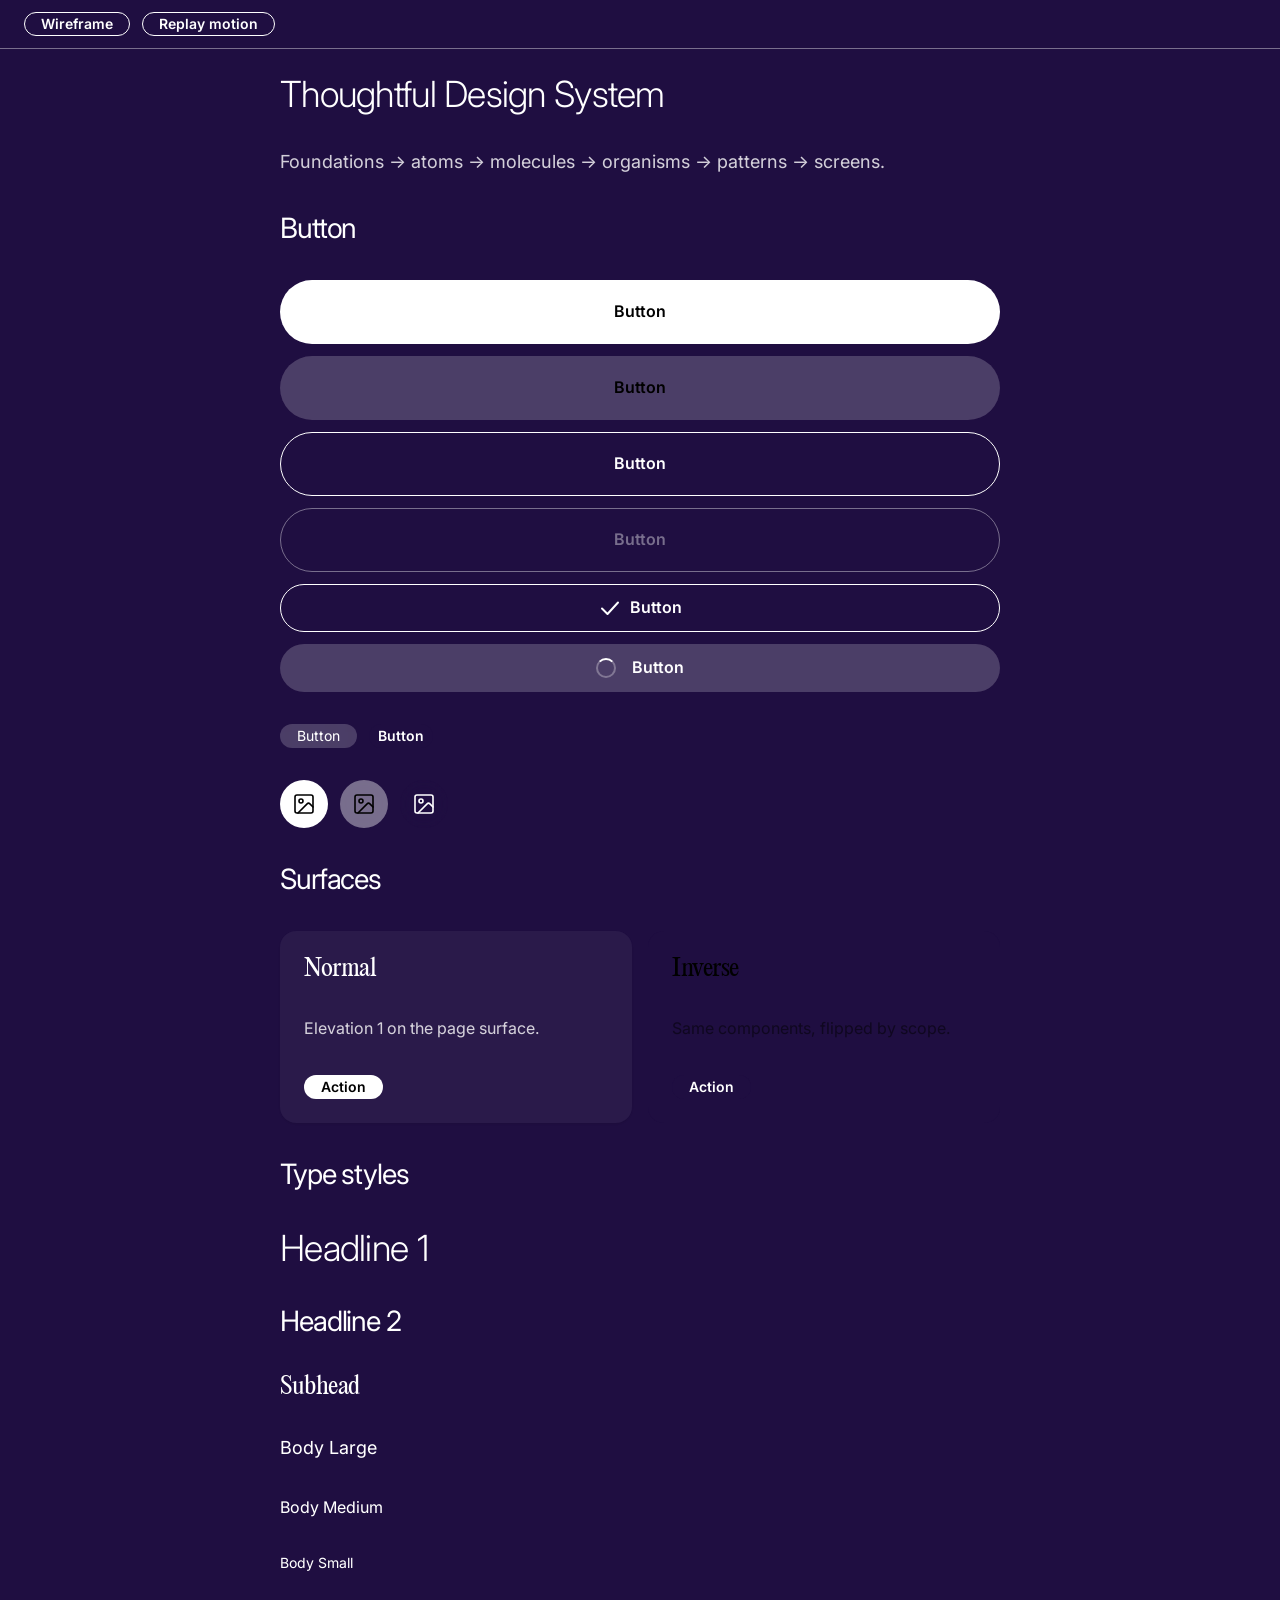
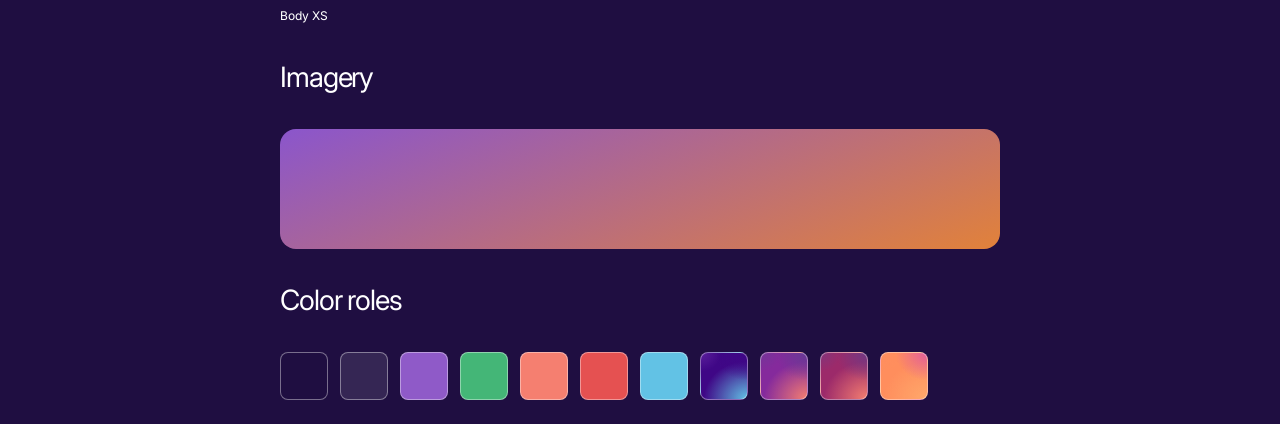
<file: preview/index.html>
<!doctype html>
<html lang="en" data-fidelity="styled">
<head>
  <meta charset="utf-8"><meta name="viewport" content="width=device-width, initial-scale=1">
  <title>TDS preview</title>
  <link rel="stylesheet" href="../tds/tds.css">
  <script>if (self !== top) document.documentElement.setAttribute('data-embedded', '');</script>
  <style>
    /* preview chrome only */
    [data-embedded] .toolbar { display: none; }
    .toolbar { position: sticky; top: 0; z-index: 1; padding: var(--space-3) var(--space-6); border-bottom: 1px solid var(--border-secondary); background: var(--bg-base); }
    main { padding: var(--space-6); max-width: 48rem; margin: 0 auto; }
    .swatch { width: 3rem; height: 3rem; border-radius: var(--radius-sm); border: 1px solid var(--border-secondary); }
    .panel { padding: var(--padding-lg); border-radius: var(--radius-md); }
  </style>
</head>
<body>
  <div class="toolbar cluster">
    <button class="button" data-size="sm" data-variant="outline" onclick="toggle('data-fidelity','styled','wireframe')">Wireframe</button>
    <button class="button" data-size="sm" data-variant="outline" onclick="replay()">Replay motion</button>
  </div>
  <main class="stack" style="--stack-gap: var(--space-8)">
    <section class="stack">
      <h1 class="text-headline-1">Thoughtful Design System</h1>
      <p class="text-body-lg text-secondary">Foundations → atoms → molecules → organisms → patterns → screens.</p>
    </section>

    <section class="stack">
      <h2 class="text-headline-2">Button</h2>
      <div class="stack" style="--stack-gap: var(--space-3)">
        <button class="button" data-size="lg" data-width="full">Button</button>
        <button class="button" data-size="lg" data-width="full" data-state="disabled">Button</button>
        <button class="button" data-size="lg" data-width="full" data-variant="outline">Button</button>
        <button class="button" data-size="lg" data-width="full" data-variant="outline" data-on="false">Button</button>
        <button class="button" data-width="full" data-state="confirmation">Button</button>
        <button class="button" data-width="full" data-state="loading">Button</button>
      </div>
      <div class="cluster">
        <button class="button" data-variant="glass" data-size="sm">Button</button>
        <button class="button" data-variant="flat" data-size="sm">Button</button>
      </div>
      <div class="cluster">
        <button class="icon-button" data-elevation="100"><svg viewBox="0 0 24 24" fill="none" stroke="currentColor" stroke-width="1.6" stroke-linecap="round" stroke-linejoin="round"><rect x="3" y="3" width="18" height="18" rx="2"/><circle cx="9" cy="9" r="2"/><path d="m21 15-3.09-3.09a2 2 0 0 0-2.82 0L6 21"/></svg></button>
        <button class="icon-button" data-elevation="40"><svg viewBox="0 0 24 24" fill="none" stroke="currentColor" stroke-width="1.6" stroke-linecap="round" stroke-linejoin="round"><rect x="3" y="3" width="18" height="18" rx="2"/><circle cx="9" cy="9" r="2"/><path d="m21 15-3.09-3.09a2 2 0 0 0-2.82 0L6 21"/></svg></button>
        <button class="icon-button" data-elevation="0"><svg viewBox="0 0 24 24" fill="none" stroke="currentColor" stroke-width="1.6" stroke-linecap="round" stroke-linejoin="round"><rect x="3" y="3" width="18" height="18" rx="2"/><circle cx="9" cy="9" r="2"/><path d="m21 15-3.09-3.09a2 2 0 0 0-2.82 0L6 21"/></svg></button>
      </div>
    </section>

    <section class="stack">
      <h2 class="text-headline-2">Surfaces</h2>
      <div class="grid" style="--grid-min: 14rem">
        <div class="panel elevation-1 stack" data-motion="enter">
          <h3 class="text-subhead">Normal</h3>
          <p class="text-body-md text-secondary">Elevation 1 on the page surface.</p>
          <div><button class="button" data-size="sm">Action</button></div>
        </div>
        <div class="panel elevation-0 stack" data-surface="inverse" data-motion="enter">
          <h3 class="text-subhead">Inverse</h3>
          <p class="text-body-md text-secondary">Same components, flipped by scope.</p>
          <div><button class="button" data-size="sm">Action</button></div>
        </div>
      </div>
    </section>

    <section class="stack">
      <h2 class="text-headline-2">Type styles</h2>
      <p class="text-headline-1">Headline 1</p><p class="text-headline-2">Headline 2</p>
      <p class="text-subhead">Subhead</p><p class="text-body-lg">Body Large</p>
      <p class="text-body-md">Body Medium</p><p class="text-body-sm">Body Small</p><p class="text-body-xs">Body XS</p>
    </section>

    <section class="stack">
      <h2 class="text-headline-2">Imagery</h2>
      <img alt="" width="320" height="120" style="border-radius: var(--radius-md); width: 100%; height: 7.5rem; object-fit: cover"
        src="data:image/svg+xml,%3Csvg xmlns='http://www.w3.org/2000/svg' width='320' height='120'%3E%3Cdefs%3E%3ClinearGradient id='g' x1='0' y1='0' x2='1' y2='1'%3E%3Cstop offset='0' stop-color='%237a4de8'/%3E%3Cstop offset='1' stop-color='%23f28a1e'/%3E%3C/linearGradient%3E%3C/defs%3E%3Crect width='320' height='120' fill='url(%23g)'/%3E%3C/svg%3E">
    </section>

    <section class="stack">
      <h2 class="text-headline-2">Color roles</h2>
      <div class="cluster">
        <div class="swatch" style="background: var(--bg-base)" title="bg-base"></div>
        <div class="swatch" style="background: var(--bg-elevation-10)" title="bg-elevation-10"></div>
        <div class="swatch" style="background: var(--bg-accent)" title="bg-accent"></div>
        <div class="swatch" style="background: var(--status-success-primary)" title="status-success-primary"></div>
        <div class="swatch" style="background: var(--status-warning-primary)" title="status-warning-primary"></div>
        <div class="swatch" style="background: var(--status-error-primary)" title="status-error-primary"></div>
        <div class="swatch" style="background: var(--status-info-primary)" title="status-info-primary"></div>
        <div class="swatch" style="background: var(--gradient-purple-to-blue)" title="gradient-purple-to-blue"></div>
        <div class="swatch" style="background: var(--gradient-purple-to-orange)" title="gradient-purple-to-orange"></div>
        <div class="swatch" style="background: var(--gradient-dark-rose-to-orange)" title="gradient-dark-rose-to-orange"></div>
        <div class="swatch" style="background: var(--gradient-orange-to-light-rose)" title="gradient-orange-to-light-rose"></div>
      </div>
    </section>
  </main>
  <script>
    const root = document.documentElement;
    function toggle(attr, a, b) { root.setAttribute(attr, root.getAttribute(attr) === a ? b : a); }
    function replay() { document.querySelectorAll('[data-motion]').forEach(el => { const m = el.dataset.motion; el.dataset.motion = ''; void el.offsetWidth; el.dataset.motion = m; }); }
  </script>
</body>
</html>
</file>
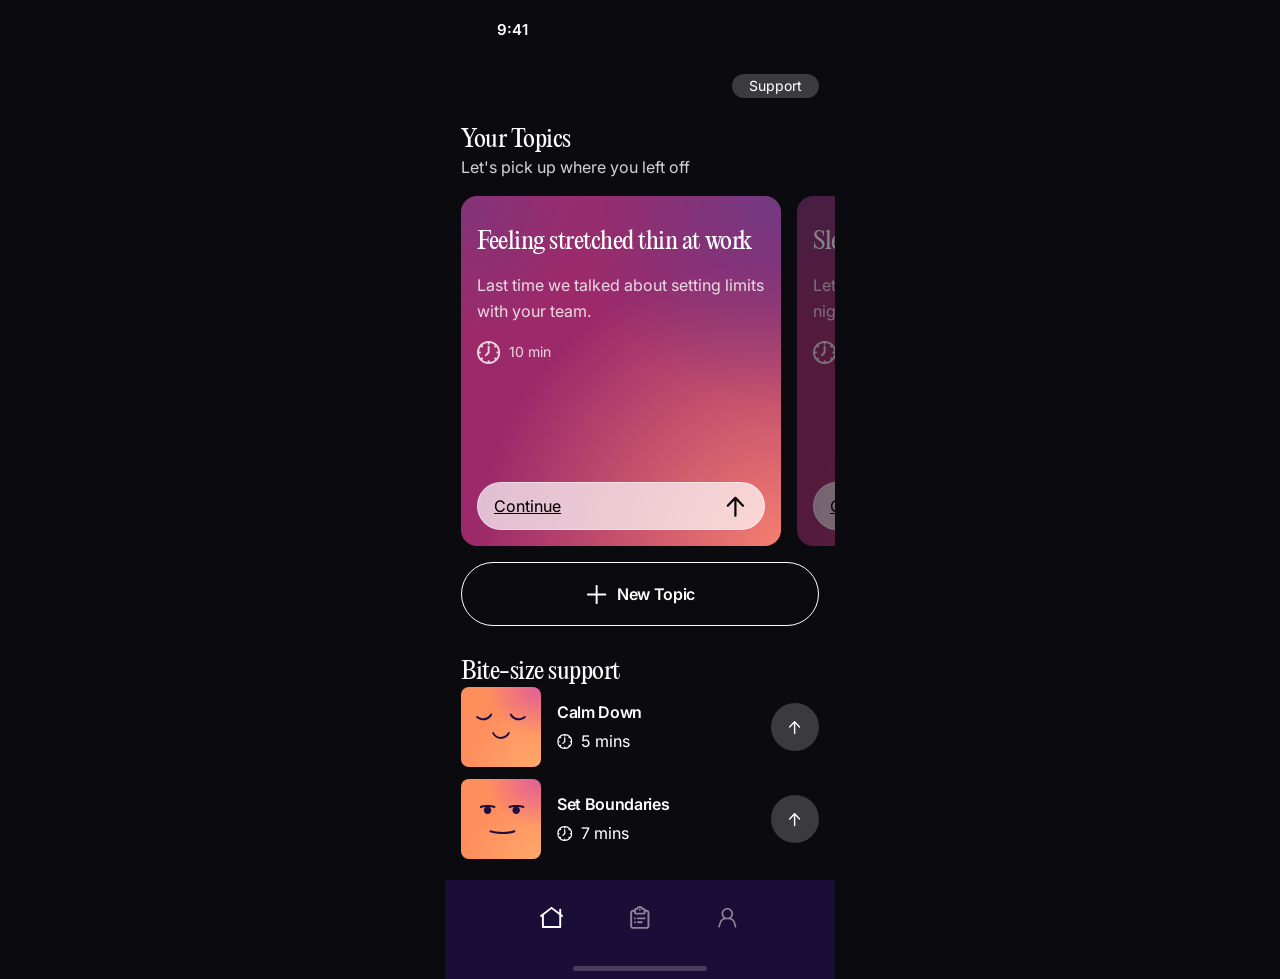
<file: prototypes/home.html>
<!doctype html>
<html lang="en">
<head>
  <meta charset="utf-8">
  <meta name="viewport" content="width=device-width, initial-scale=1">
  <title>Prototype · Home</title>
  <link rel="stylesheet" href="../tds/tds.css">
  <style>
    /* Prototype-only layout. Lives in its own layer so it wins over the design system on purpose. */
    @layer app {
      html, body { margin: 0; min-height: 100%; }
      body { background: var(--bg-page, #0b0b0f); display: grid; place-items: center; }
      .phone { width: 390px; min-height: 844px; position: relative; overflow: hidden; background: var(--bg-page, #0b0b0f); }
      .phone__scroll { padding-bottom: 120px; }
      .app-section { padding: 0 var(--page-gutter, 20px); }
      .app-section + .app-section { margin-top: 32px; }
      .tiles { display: grid; gap: 12px; }
      .tiles .tile { width: 100%; }
      .phone .bottom-nav { position: absolute; inset: auto 0 0 0; }
    }
  </style>
</head>
<body>
  <div class="phone">
    <div class="phone__scroll">

      <!-- Home header: status bar + action -->
      <header class="header" data-variant="home">
        <div class="header__status">
          <div class="status-bar"><span>9:41</span></div>
        </div>
        <div class="header__bar">
          <span class="header__title">Good morning</span>
          <button class="button header__action" data-variant="glass" data-size="sm">Support</button>
        </div>
      </header>

      <!-- Topics: two or more recent topics -> carousel with New Topic -->
      <section class="app-section">
        <section class="topics-section" data-layout="carousel">
          <div class="topics-section__header" data-slot="header">
            <h2 class="topics-section__title">Your Topics</h2>
            <p class="topics-section__copy">Let's pick up where you left off</p>
          </div>
          <div class="topics-section__cards" data-slot="cards" data-carousel>
            <article class="card session-card" data-size="md">
              <div class="session-card__content" data-slot="content">
                <h3 class="session-card__headline">Feeling stretched thin at work</h3>
                <p class="session-card__body">Last time we talked about setting limits with your team.</p>
                <span class="icon-label"><i class="icon icon-clock"></i><span>10 min</span></span>
              </div>
              <div class="session-card__input" data-slot="input">
                <a class="chat-input" data-variant="pill" href="session.html"><span>Continue</span><i class="icon icon-arrow-up" data-size="md"></i></a>
              </div>
            </article>
            <article class="card session-card" data-size="md">
              <div class="session-card__content" data-slot="content">
                <h3 class="session-card__headline">Sleep has been hard</h3>
                <p class="session-card__body">Let's look at what's keeping you up at night.</p>
                <span class="icon-label"><i class="icon icon-clock"></i><span>10 min</span></span>
              </div>
              <div class="session-card__input" data-slot="input">
                <a class="chat-input" data-variant="pill" href="session.html"><span>Continue</span><i class="icon icon-arrow-up" data-size="md"></i></a>
              </div>
            </article>
          </div>
          <div class="topics-section__actions" data-slot="actions">
            <button class="button" data-variant="outline" data-size="lg" data-width="full"><i class="icon icon-plus"></i>New Topic</button>
          </div>
        </section>
      </section>

      <!-- Bite-size support tiles -->
      <section class="app-section">
        <h2 class="topics-section__title">Bite-size support</h2>
        <div class="tiles">
          <button class="tile" type="button"><span class="face" data-face="calm-down"><i></i></span><span class="tile__content"><span class="tile__title">Calm Down</span><span class="tile__label"><i class="icon icon-clock" data-size="sm"></i><span>5 mins</span></span></span><span class="icon-button" data-elevation="20" data-size="sm" aria-hidden="true"><i class="icon icon-arrow-up"></i></span></button>
          <button class="tile" type="button"><span class="face" data-face="set-boundaries"><i></i></span><span class="tile__content"><span class="tile__title">Set Boundaries</span><span class="tile__label"><i class="icon icon-clock" data-size="sm"></i><span>7 mins</span></span></span><span class="icon-button" data-elevation="20" data-size="sm" aria-hidden="true"><i class="icon icon-arrow-up"></i></span></button>
        </div>
      </section>
    </div>

    <nav class="bottom-nav" data-current="home" data-tabs="3">
      <div class="bottom-nav__tabs">
        <button class="bottom-nav__tab" data-tab="home" aria-label="Home"><i class="icon icon-home"></i></button>
        <button class="bottom-nav__tab" data-tab="sessions" aria-label="Sessions"><i class="icon icon-clipboard"></i></button>
        <button class="bottom-nav__tab" data-tab="profile" aria-label="Profile"><i class="icon icon-person"></i></button>
      </div>
      <div class="bottom-nav__safe"><span class="home-indicator"></span></div>
    </nav>
  </div>

  <script src="../tds/behaviors/carousel.js"></script>
</body>
</html>
</file>
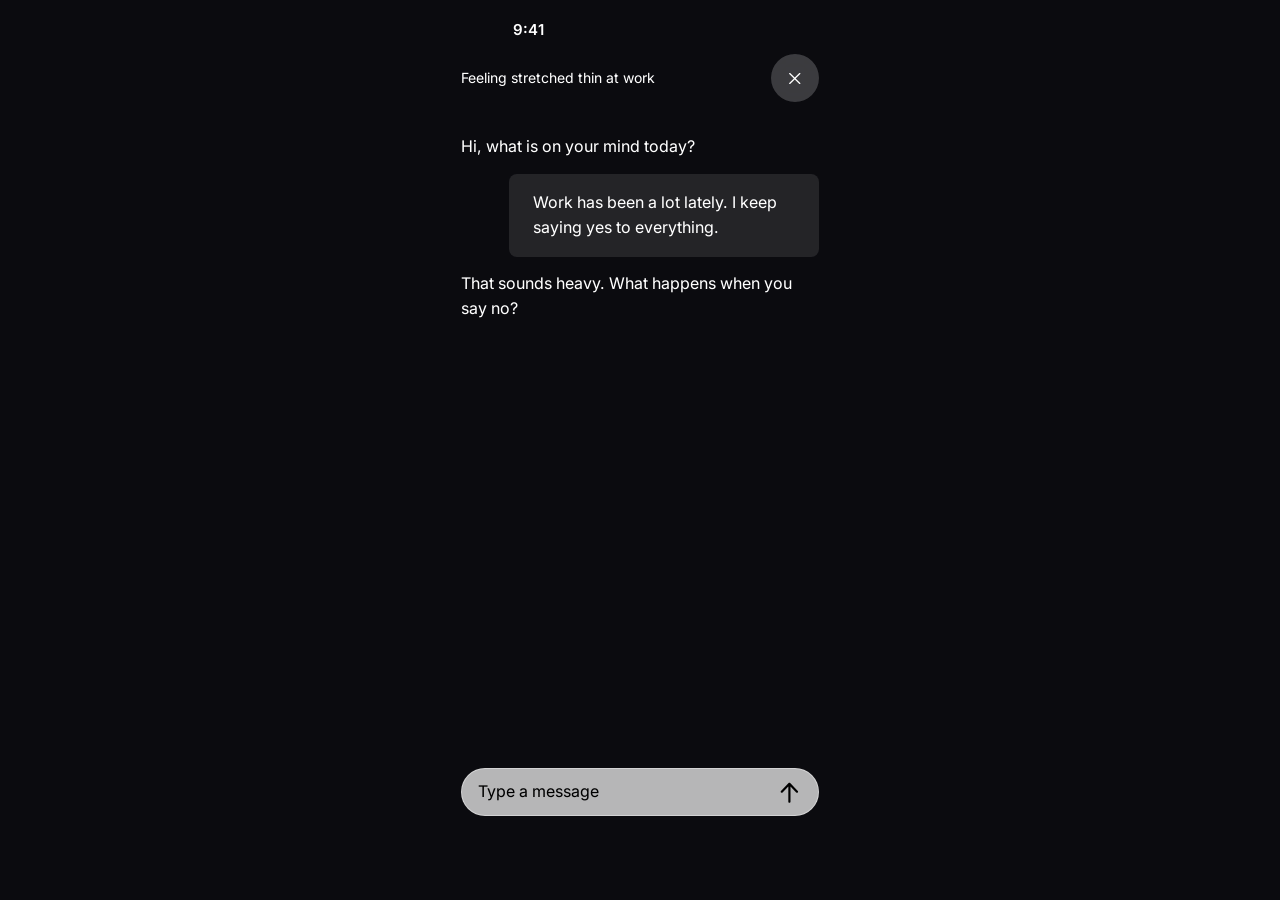
<file: prototypes/session.html>
<!doctype html>
<html lang="en">
<head>
  <meta charset="utf-8">
  <meta name="viewport" content="width=device-width, initial-scale=1">
  <title>Prototype · Session</title>
  <link rel="stylesheet" href="../tds/tds.css">
  <style>
    /* Prototype-only layout. Lives in its own layer so it wins over the design system on purpose. */
    @layer app {
      html, body { margin: 0; min-height: 100%; }
      body { background: var(--bg-page, #0b0b0f); display: grid; place-items: center; }
      .phone { width: 390px; min-height: 844px; position: relative; overflow: hidden; background: var(--bg-page, #0b0b0f); display: flex; flex-direction: column; }
      .thread { flex: 1; padding: 16px var(--page-gutter, 20px) 140px; display: grid; gap: 14px; align-content: start; }
      .composer { position: absolute; inset: auto 0 0 0; padding: 12px var(--page-gutter, 20px) 28px; }
    }
  </style>
</head>
<body>
  <div class="phone">
    <header class="chat-header" data-bar="on" data-timer="off" data-recap="on">
      <div class="chat-header__status">
        <div class="status-bar"><span>9:41</span></div>
      </div>
      <div class="chat-header__bar">
        <div class="chat-header__left">
          <span class="chat-header__title">Feeling stretched thin at work</span>
        </div>
        <button class="icon-button" data-elevation="20" data-size="sm" aria-label="Finish session"><i class="icon icon-x"></i></button>
      </div>
    </header>

    <main class="thread">
      <div class="chat-message" data-from="bot"><p>Hi, what is on your mind today?</p></div>
      <div class="chat-message" data-from="user"><p>Work has been a lot lately. I keep saying yes to everything.</p></div>
      <div class="chat-message" data-from="bot"><p>That sounds heavy. What happens when you say no?</p></div>
    </main>

    <div class="composer">
      <div class="chat-input" data-variant="pill"><span>Type a message</span><i class="icon icon-arrow-up" data-size="md"></i></div>
    </div>
  </div>

  <script src="../tds/behaviors/blob.js"></script>
</body>
</html>
</file>
<file: tds/tds.css>
/* Thoughtful Design System — entry point.
   Layer order is the dependency order: a layer may only use layers before it. */
@layer tokens, base, styles, layout, device, atoms, molecules, organisms, patterns, screens, modes;


@import url("foundations/fonts.css");
@import url("foundations/tokens/tokens.css")        layer(tokens);   /* generated from tokens.json */

@import url("foundations/base.css")                    layer(base);

@import url("foundations/styles/color.css")            layer(styles);
@import url("foundations/styles/type.css")             layer(styles);
@import url("foundations/styles/elevation.css")        layer(styles);
@import url("foundations/styles/background.css")       layer(styles);
@import url("foundations/styles/motion.css")           layer(styles);
@import url("foundations/styles/skeleton.css")         layer(styles);
@import url("foundations/styles/carousel.css")         layer(styles);

@import url("foundations/layout/layout.css")           layer(layout);

@import url("atoms/button/button.css")                  layer(atoms);
@import url("atoms/icon/icons.css")                     layer(atoms);   /* generated */
@import url("atoms/icon/icon.css")                      layer(atoms);
@import url("atoms/photo/photo.css")                    layer(atoms);
@import url("atoms/face/face.css")                      layer(atoms);
@import url("atoms/blob/blob.css")                      layer(atoms);
@import url("atoms/glow/glow.css")                      layer(atoms);
@import url("atoms/skeleton/skeleton.css")             layer(atoms);
@import url("device/status-bar/status-bar.css")        layer(device);
@import url("atoms/dots/dots.css")                     layer(atoms);
@import url("atoms/icon-button/icon-button.css")        layer(atoms);
@import url("atoms/avatar/avatar.css")                  layer(atoms);
@import url("atoms/card/card.css")                      layer(atoms);
@import url("atoms/toggle/toggle.css") layer(atoms);
@import url("atoms/check-circle/check-circle.css") layer(atoms);
@import url("atoms/textarea/textarea.css") layer(atoms);
@import url("atoms/image-placeholder/image-placeholder.css") layer(atoms);
@import url("atoms/time-chip/time-chip.css") layer(atoms);
@import url("atoms/wordmark/wordmark.css") layer(atoms);
@import url("atoms/text-field/text-field.css") layer(atoms);
@import url("atoms/checkbox/checkbox.css") layer(atoms);

@import url("molecules/icon-label/icon-label.css")      layer(molecules);
@import url("molecules/avatar-group/avatar-group.css")  layer(molecules);
@import url("molecules/t-avatar/t-avatar.css") layer(molecules);
@import url("molecules/avatar-text/avatar-text.css") layer(molecules);
@import url("molecules/skeleton-text/skeleton-text.css") layer(molecules);
@import url("molecules/chat-input/chat-input.css")      layer(molecules);
@import url("molecules/bottom-nav/bottom-nav.css") layer(molecules);
@import url("molecules/address-suggestions/address-suggestions.css") layer(molecules);
@import url("molecules/choice-row/choice-row.css") layer(molecules);
@import url("molecules/option-tile/option-tile.css") layer(molecules);
@import url("molecules/day-chip/day-chip.css") layer(molecules);
@import url("molecules/cycle-art/cycle-art.css") layer(molecules);
@import url("molecules/video-tile/video-tile.css") layer(molecules);
@import url("molecules/tooltip/tooltip.css") layer(molecules);
@import url("molecules/action-row/action-row.css") layer(molecules);
@import url("molecules/text-section/text-section.css") layer(molecules);
@import url("molecules/coachmark-arrow/coachmark-arrow.css") layer(molecules);
@import url("molecules/coachmark-bar/coachmark-bar.css") layer(molecules);
@import url("molecules/thoughtstarter/thoughtstarter.css") layer(molecules);
@import url("molecules/chat-header/chat-header.css") layer(molecules);
@import url("molecules/chat-message/chat-message.css") layer(molecules);
@import url("molecules/fork-option/fork-option.css") layer(molecules);
@import url("device/keyboard/keyboard.css")            layer(device);
@import url("device/numeric-keyboard/numeric-keyboard.css") layer(device);
@import url("device/alert/alert.css") layer(device);
@import url("device/home-indicator/home-indicator.css") layer(device);
@import url("molecules/header/header.css")             layer(molecules);
@import url("molecules/tile/tile.css")                 layer(molecules);
@import url("molecules/toggle-row/toggle-row.css") layer(molecules);
@import url("molecules/rating-option/rating-option.css") layer(molecules);
@import url("molecules/toast/toast.css") layer(molecules);

@import url("organisms/appointment-card/appointment-card.css") layer(organisms);
@import url("organisms/bite-size-columns/bite-size-columns.css") layer(organisms);
@import url("organisms/provider-bio-card/provider-bio-card.css") layer(organisms);
@import url("organisms/session-card/session-card.css") layer(organisms);
@import url("organisms/header-card/header-card.css") layer(organisms);
@import url("organisms/header-inset-card/header-inset-card.css") layer(organisms);
@import url("organisms/session-history-card/session-history-card.css") layer(organisms);
@import url("organisms/cta-card/cta-card.css") layer(organisms);
@import url("organisms/home-header/home-header.css") layer(organisms);
@import url("organisms/chat-thread/chat-thread.css") layer(organisms);
@import url("organisms/coachmark/coachmark.css") layer(organisms);
@import url("organisms/action-group/action-group.css") layer(organisms);
@import url("organisms/bottom-sheet/bottom-sheet.css") layer(organisms);
@import url("organisms/chat-composer/chat-composer.css") layer(organisms);
@import url("organisms/booking-intro/booking-intro.css") layer(organisms);
@import url("organisms/loading-state/loading-state.css") layer(organisms);
@import url("organisms/dialog/dialog.css") layer(organisms);
@import url("organisms/end-of-session-card/end-of-session-card.css") layer(organisms);
@import url("organisms/resource-card/resource-card.css") layer(organisms);

@import url("patterns/topics-section/topics-section.css") layer(patterns);
@import url("patterns/bite-size-support-section/bite-size-support-section.css") layer(patterns);
@import url("patterns/provider-carousel/provider-carousel.css") layer(patterns);
@import url("patterns/therapist-section/therapist-section.css") layer(patterns);
@import url("patterns/suggestions-section/suggestions-section.css") layer(patterns);
@import url("patterns/resources-section/resources-section.css") layer(patterns);
@import url("patterns/session-sharing-sheet/session-sharing-sheet.css") layer(patterns);
@import url("patterns/feedback-sheet/feedback-sheet.css") layer(patterns);
@import url("screens/chat/chat.css") layer(screens);
@import url("screens/home/home.css") layer(screens);
@import url("screens/summary/summary.css") layer(screens);
@import url("screens/profile/profile.css") layer(screens);
@import url("screens/history/history.css") layer(screens);
@import url("screens/message/message.css") layer(screens);
@import url("screens/splash/splash.css") layer(screens);
@import url("screens/value-prop/value-prop.css") layer(screens);
@import url("screens/sign-up/sign-up.css") layer(screens);
@import url("screens/screener/screener.css") layer(screens);
@import url("screens/booking/booking.css") layer(screens);
@import url("screens/tour/tour.css") layer(screens);
@import url("screens/appointment-preview/appointment-preview.css") layer(screens);
@import url("screens/video/video.css") layer(screens);

@import url("defaults.css");                              /* generated: components' saved defaults */

@import url("modes/wireframe.css")                     layer(modes);
@import url("modes/device.css")                        layer(modes);
</file>
